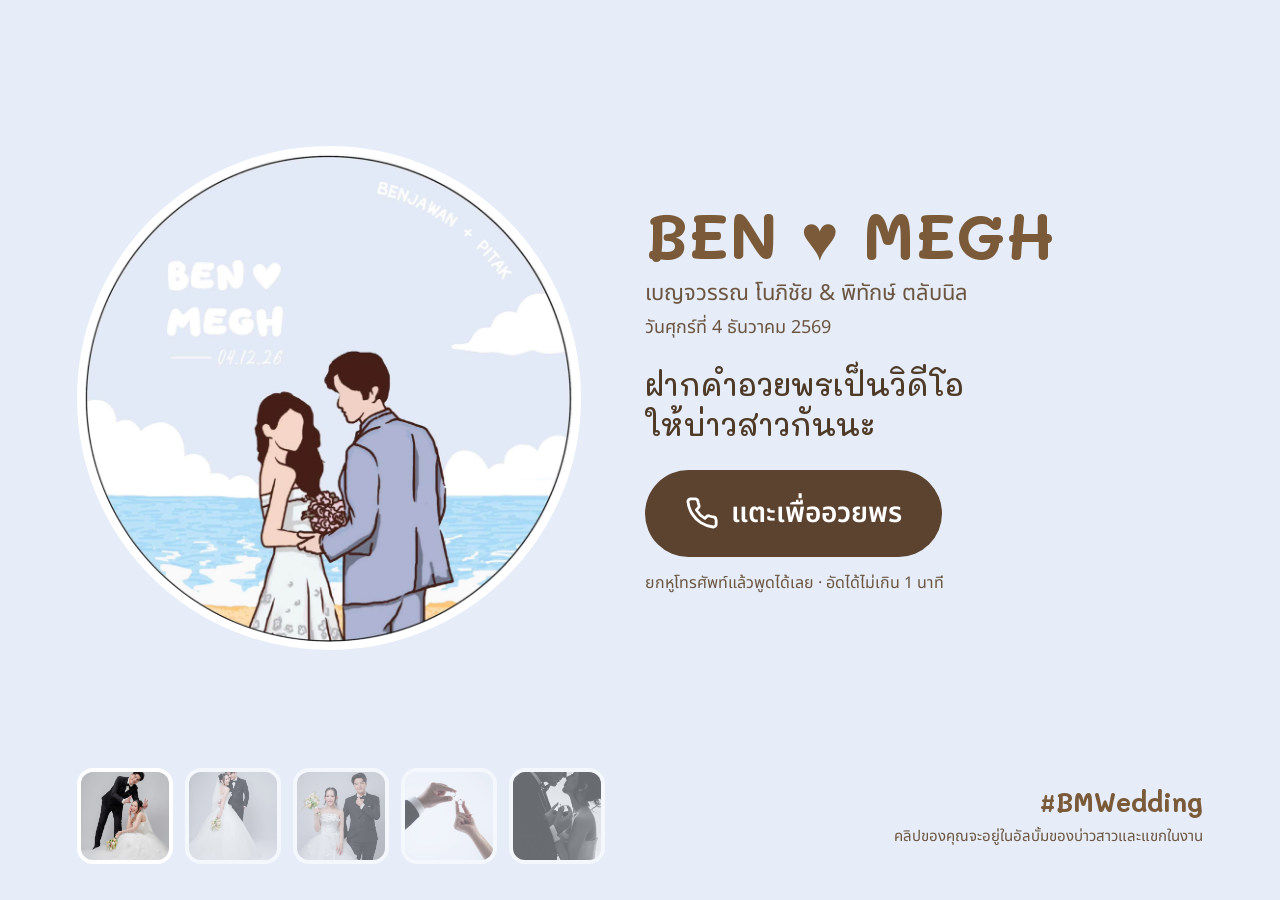
<file: index.html>
<!doctype html>
<html lang="th">
<head>
<meta charset="utf-8">
<meta name="viewport" content="width=device-width, initial-scale=1, viewport-fit=cover, user-scalable=no">
<meta name="apple-mobile-web-app-capable" content="yes">
<meta name="mobile-web-app-capable" content="yes">
<title>BEN ♥ MEGH — บูธอวยพร</title>

<link rel="stylesheet" href="css/fonts.css">
<link rel="stylesheet" href="css/style.css">
</head>
<body>
<div class="kiosk">

  <!-- K1 ต้อนรับ -->
  <section id="k1" class="screen k1">
    <div class="main">
      <img class="art" src="img/illustration.jpg" alt="ภาพการ์ตูนบ่าวสาว">
      <div>
        <h1 class="display brand" id="logo">BEN ♥ MEGH</h1>
        <p class="names muted">เบญจวรรณ โนภิชัย &amp; พิทักษ์ ตลับนิล</p>
        <p class="date muted">วันศุกร์ที่ 4 ธันวาคม 2569</p>
        <p class="lead display" style="font-weight:500">ฝากคำอวยพรเป็นวิดีโอ<br>ให้บ่าวสาวกันนะ</p>
        <button class="btn lg" id="btnStart" type="button">
          <svg width="34" height="34" viewBox="0 0 24 24" fill="none" stroke="currentColor" stroke-width="2" stroke-linecap="round" stroke-linejoin="round" aria-hidden="true"><path d="M22 16.9v3a2 2 0 0 1-2.2 2 19.8 19.8 0 0 1-8.6-3.1 19.5 19.5 0 0 1-6-6A19.8 19.8 0 0 1 2.1 4.2 2 2 0 0 1 4.1 2h3a2 2 0 0 1 2 1.7c.1.9.4 1.8.7 2.7a2 2 0 0 1-.5 2.1L8 9.8a16 16 0 0 0 6 6l1.3-1.3a2 2 0 0 1 2.1-.4c.9.3 1.8.6 2.7.7a2 2 0 0 1 1.7 2z"/></svg>
          แตะเพื่ออวยพร
        </button>
        <p class="muted" style="font-size:16px;margin:14px 0 0">ยกหูโทรศัพท์แล้วพูดได้เลย · อัดได้ไม่เกิน 1 นาที</p>
      </div>
    </div>
    <div class="foot">
      <div class="thumbs" id="thumbs">
        <img src="img/pre1.jpg" alt="" class="on"><img src="img/pre2.jpg" alt=""><img src="img/pre3.jpg" alt="">
        <img src="img/pre4.jpg" alt=""><img src="img/pre5.jpg" alt="">
      </div>
      <div style="text-align:right">
        <p class="display brand" style="margin:0;font-size:26px">#BMWedding</p>
        <p class="muted" style="margin:6px 0 0;font-size:15px">คลิปของคุณจะอยู่ในอัลบั้มของบ่าวสาวและแขกในงาน</p>
      </div>
    </div>
    <div class="queue-badge" id="queueBadge"></div>
  </section>

  <!-- K3 เตรียมกล้อง -->
  <section id="k3" class="screen split hidden">
    <div class="cam-wrap">
      <video id="previewK3" class="mirror" autoplay muted playsinline></video>
      <div class="face-guide"></div>
      <div class="pill" style="position:absolute;top:24px;left:24px">จัดหน้าให้อยู่ในกรอบ</div>
    </div>
    <div class="side">
      <div style="display:flex;flex-direction:column;gap:28px">
        <p class="display brand" style="margin:0;font-size:26px">BEN ♥ MEGH</p>
        <h2 style="font-size:40px">พร้อมอวยพรแล้ว</h2>
        <div class="steps">
          <div class="step"><i style="background:var(--pink)">1</i>ยกหูโทรศัพท์สีแดง</div>
          <div class="step"><i style="background:var(--yellow)">2</i>มองกล้องด้านบนจอ</div>
          <div class="step"><i style="background:var(--blue)">3</i>กดเริ่ม นับ 3 วิ แล้วพูดได้เลย</div>
        </div>
      </div>
      <div style="display:flex;flex-direction:column;gap:14px">
        <button class="btn lg" id="btnRecord" type="button"><span class="dot"></span>เริ่มอัด</button>
        <button class="btn outline" id="btnBack" type="button">ย้อนกลับ</button>
      </div>
    </div>
  </section>

  <!-- K4 นับถอยหลัง / กำลังอัด -->
  <section id="k4" class="screen k4 hidden">
    <video id="previewK4" class="mirror" autoplay muted playsinline></video>
    <div class="top">
      <div class="pill" id="recLabel"><span class="dot"></span> กำลังบันทึก</div>
      <div class="pill" id="recTime">0:00 / 1:00</div>
    </div>
    <div class="tag" style="right:32px;bottom:120px"><b>#BMWedding</b><small>04.12.26</small></div>
    <div class="count" id="countBox"><b id="countNum">3</b><p style="font-size:24px">ยกหูโทรศัพท์ แล้วมองกล้อง</p></div>
    <div class="bottom">
      <div style="flex:1;display:flex;flex-direction:column;gap:8px">
        <div class="bar"><div id="recBar"></div></div>
        <p style="margin:0;color:#fff">พูดใส่หูโทรศัพท์ได้เลย · หยุดเองเมื่อครบ 1 นาที</p>
      </div>
      <button class="btn outline" id="btnStop" type="button"><span class="dot" style="border-radius:4px"></span>จบการอวยพร</button>
    </div>
  </section>

  <!-- K5 ดูย้อนหลัง -->
  <section id="k5" class="screen split hidden">
    <div class="cam-wrap"><video id="review" playsinline controls></video></div>
    <div class="side">
      <div style="display:flex;flex-direction:column;gap:16px">
        <p class="display brand" style="margin:0;font-size:26px">BEN ♥ MEGH</p>
        <h2 style="font-size:40px">ดูคำอวยพร<br>ของคุณ</h2>
        <p style="font-size:20px;margin:0">ถ้าพอใจแล้ว กดส่งให้บ่าวสาวได้เลย</p>
      </div>
      <div style="display:flex;flex-direction:column;gap:14px">
        <button class="btn lg" id="btnSend" type="button">ส่งคำอวยพร</button>
        <button class="btn outline" id="btnRetake" type="button">อัดใหม่ (ได้อีก 1 ครั้ง)</button>
        <p class="muted hidden" id="retakeUsed" style="text-align:center;margin:0">ใช้สิทธิ์อัดใหม่ไปแล้ว</p>
      </div>
    </div>
  </section>

  <!-- K6 บันทึกแล้ว -->
  <section id="k6" class="screen center hidden">
    <img src="img/illustration.jpg" alt="" style="width:220px;height:220px;border-radius:50%;object-fit:cover;border:6px solid #fff">
    <svg width="72" height="72" viewBox="0 0 24 24" fill="none" stroke="#5B4330" stroke-width="2.2" stroke-linecap="round" stroke-linejoin="round" aria-hidden="true"><circle cx="12" cy="12" r="10"/><path d="m7.5 12.5 3 3 6-6.5"/></svg>
    <h1 class="display" style="font-size:52px;margin:0">บันทึกคำอวยพรแล้ว</h1>
  </section>

  <!-- K7 ขอบคุณ + QR -->
  <section id="k7" class="screen k7 hidden">
    <div style="flex:1;display:flex;flex-direction:column;gap:20px">
      <p class="display brand" style="margin:0;font-size:28px">BEN ♥ MEGH</p>
      <h1 class="display" style="margin:0;font-size:64px;line-height:1.15">ขอบคุณสำหรับ<br>คำอวยพรนะคะ</h1>
      <p id="k7Online" style="font-size:26px;line-height:1.5;margin:0">สแกน QR เพื่อดูคลิปของคุณ<br>และอัลบั้มคำอวยพรของทุกคน</p>
      <div id="k7Offline" class="hidden">
        <p style="font-size:26px;line-height:1.5;margin:0">คลิปของคุณบันทึกไว้แล้ว<br>จะขึ้นในอัลบั้มเมื่อส่งสำเร็จ</p>
        <p class="muted" style="font-size:18px;margin:8px 0 0">สแกน QR เพื่อเปิดอัลบั้มคำอวยพร</p>
      </div>
      <div style="display:flex;align-items:center;gap:16px;margin-top:16px">
        <button class="btn" id="btnDone" type="button" style="font-size:22px">เสร็จแล้ว</button>
        <p class="muted" style="font-size:18px;margin:0">กลับหน้าแรกใน <span id="k7Sec">15</span> วินาที</p>
      </div>
    </div>
    <div class="qr-box">
      <div id="qr" role="img" aria-label="QR โค้ด"></div>
      <p class="display brand" style="margin:0;font-size:22px">#BMWedding</p>
      <p style="margin:0;font-weight:600;font-size:18px" id="qrLabel">คลิปของคุณ + อัลบั้มรวม</p>
    </div>
  </section>

  <!-- ตั้งค่าเครื่อง: เปิดด้วย index.html?setup -->
  <div class="setup hidden" id="setup">
    <div class="card">
      <h2>ตั้งค่าบูธ</h2>
      <label for="micSel">ไมโครโฟน (เลือกหูโทรศัพท์)</label>
      <select id="micSel"></select>
      <label for="camSel">กล้อง</label>
      <select id="camSel"></select>
      <p class="muted" id="setupInfo" style="margin:0;font-size:14px"></p>
      <div style="display:flex;gap:10px;flex-wrap:wrap">
        <button class="btn" id="btnTestRec" type="button">ทดสอบอัด 5 วิ</button>
        <button class="btn outline" id="btnSaveSetup" type="button">บันทึกและปิด</button>
      </div>
      <video id="setupPreview" class="mirror hidden" autoplay muted playsinline style="width:100%;border-radius:12px"></video>
      <video id="testPlay" playsinline controls class="hidden" style="width:100%;border-radius:12px"></video>
    </div>
  </div>

</div>
<script src="vendor/qrcode.js"></script>
<script src="js/config.js"></script>
<script src="js/common.js"></script>
<script src="js/queue.js"></script>
<script src="js/kiosk.js"></script>
</body>
</html>
</file>
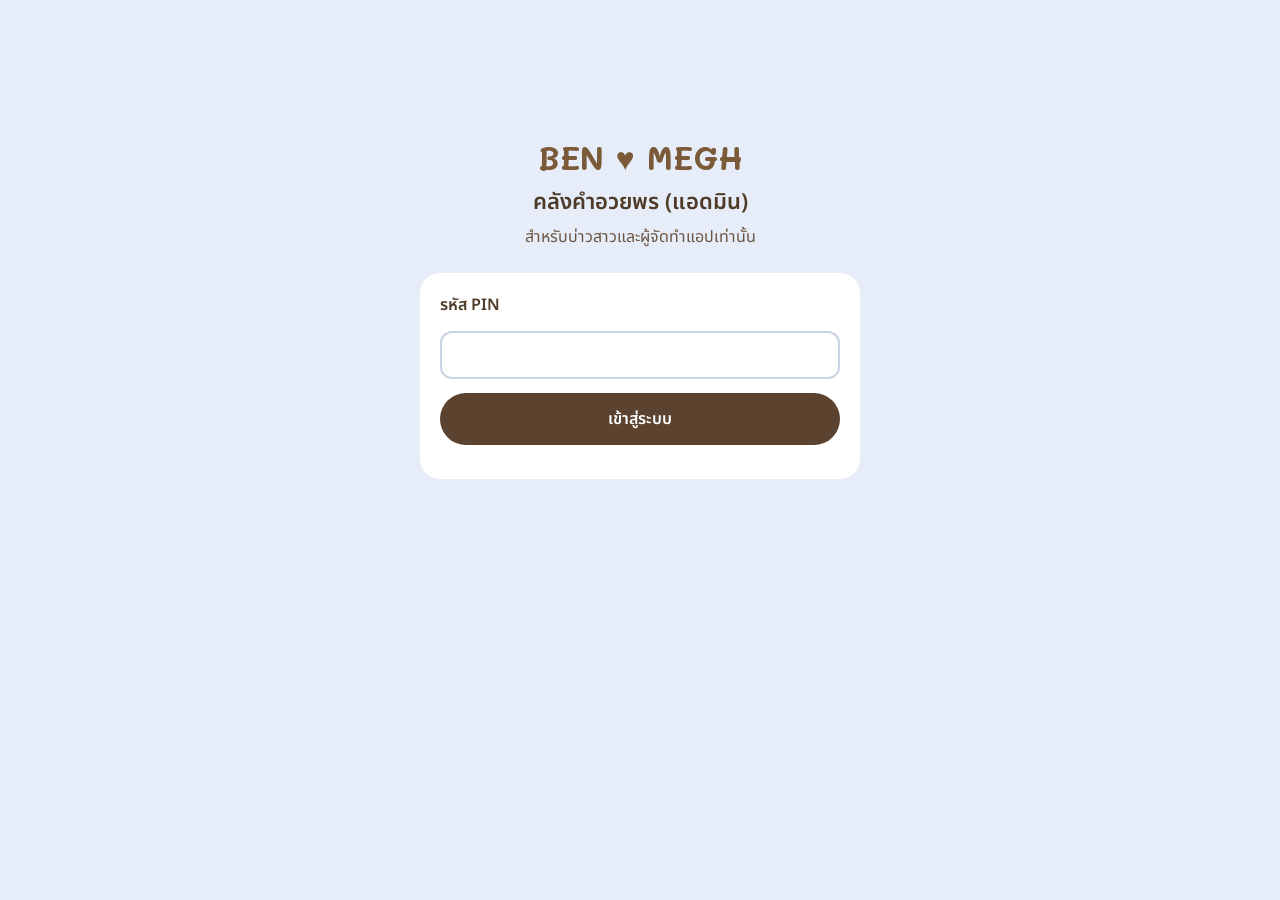
<file: admin.html>
<!doctype html>
<html lang="th">
<head>
<meta charset="utf-8">
<meta name="viewport" content="width=device-width, initial-scale=1">
<meta name="robots" content="noindex">
<title>แอดมิน — BEN ♥ MEGH</title>
<link rel="stylesheet" href="css/fonts.css">
<link rel="stylesheet" href="css/style.css">
</head>
<body>
<main class="mobile">
  <!-- A1 -->
  <section id="a1" style="display:flex;flex-direction:column;gap:24px;padding-top:12vh">
    <header>
      <p class="display brand">BEN ♥ MEGH</p>
      <h1 style="margin:8px 0 0;font-size:22px">คลังคำอวยพร (แอดมิน)</h1>
      <p class="muted" style="margin:6px 0 0">สำหรับบ่าวสาวและผู้จัดทำแอปเท่านั้น</p>
    </header>
    <form id="login" class="card" style="display:flex;flex-direction:column;gap:14px">
      <label for="pin" style="font-weight:600">รหัส PIN</label>
      <input id="pin" type="password" inputmode="numeric" autocomplete="current-password" required>
      <button class="btn" type="submit">เข้าสู่ระบบ</button>
      <p class="muted" id="loginErr" style="margin:0"></p>
    </form>
  </section>

  <!-- A2 -->
  <section id="a2" class="hidden" style="display:flex;flex-direction:column;gap:18px">
    <div style="display:flex;justify-content:space-between;align-items:center">
      <p class="display brand" style="margin:0;font-size:26px">BEN ♥ MEGH</p>
      <button class="btn outline" id="logout" type="button" style="padding:8px 16px">ออกจากระบบ</button>
    </div>
    <h1 style="margin:0;font-size:24px">คลังคำอวยพร</h1>
    <p class="muted" id="summary" style="margin:0"></p>
    <a class="btn" id="folderBtn" target="_blank" rel="noopener">ดาวน์โหลดทั้งหมด (เปิดโฟลเดอร์ Drive)</a>
    <div class="grid2">
      <a class="btn outline" id="folderBtn2" target="_blank" rel="noopener">เปิดโฟลเดอร์ Drive</a>
      <a class="btn outline" id="sheetBtn" target="_blank" rel="noopener">เปิด Google Sheet</a>
    </div>
    <div id="list" style="display:flex;flex-direction:column;gap:10px"></div>
    <!-- ข้อ 70: รูปจากแขก -->
    <h2 style="margin:12px 0 0;font-size:22px">รูปจากแขก</h2>
    <p class="muted" id="photoSummary" style="margin:0"></p>
    <div id="photoList" style="display:flex;flex-direction:column;gap:10px"></div>
  </section>
</main>
<script src="js/config.js"></script>
<script src="js/common.js"></script>
<script>
(function () {
  const $ = id => document.getElementById(id);
  const LABEL = { ready: ['พร้อมดู', 'var(--sage)'], hidden: ['ซ่อนอยู่', '#E3E6EC'], pending: ['ยังไม่มีไฟล์ / กำลังอัปโหลด', 'var(--yellow)'] };
  let pin = sessionStorage.getItem('pin') || '';

  async function call(op, id) {
    return App.apiPost({ action: 'admin', pin, op, id });
  }

  async function load() {
    const r = await call('list');
    if (!r.ok) {
      sessionStorage.removeItem('pin');
      $('a2').classList.add('hidden'); $('a1').classList.remove('hidden');
      $('loginErr').textContent = r.error === 'locked' ? 'ใส่ PIN ผิดหลายครั้ง รอ 10 นาที' : 'PIN ไม่ถูกต้อง';
      return;
    }
    sessionStorage.setItem('pin', pin);
    $('a1').classList.add('hidden'); $('a2').classList.remove('hidden');
    ['folderBtn', 'folderBtn2'].forEach(b => $(b).href = r.folderUrl);
    loadPhotos(); // ข้อ 70
    $('sheetBtn').href = r.sheetUrl;
    const pend = r.items.filter(i => i.status === 'pending').length;
    $('summary').textContent = 'ทั้งหมด ' + r.items.length + ' รายการ · ยังไม่มีไฟล์ ' + pend;
    const list = $('list'); list.innerHTML = '';
    r.items.forEach(it => {
      const [txt, bg] = LABEL[it.status];
      const when = it.createdAt ? new Date(it.createdAt).toLocaleString('th-TH', { dateStyle: 'short', timeStyle: 'short' }) : '';
      const badge = App.el('span', { text: txt, style: 'align-self:flex-start;font-size:13px;font-weight:600;padding:2px 10px;border-radius:999px;background:' + bg });
      const actions = App.el('div', { style: 'display:flex;gap:6px;flex-wrap:wrap' });
      if (it.status !== 'pending') {
        actions.appendChild(App.el('button', { class: 'btn outline', type: 'button', style: 'padding:6px 14px',
          text: it.status === 'hidden' ? 'แสดง' : 'ซ่อน',
          onclick: async () => { await call(it.status === 'hidden' ? 'unhide' : 'hide', it.id); load(); } }));
        actions.appendChild(App.el('a', { class: 'btn outline', style: 'padding:6px 14px', href: it.downloadUrl, target: '_blank', rel: 'noopener', text: 'ดาวน์โหลด' }));
        actions.appendChild(App.el('a', { class: 'btn outline', style: 'padding:6px 14px', href: it.viewUrl, target: '_blank', rel: 'noopener', text: 'ดู' }));
      }
      actions.appendChild(App.el('button', { class: 'btn outline', type: 'button', style: 'padding:6px 14px;color:#A3322F;border-color:#A3322F', text: 'ลบ',
        onclick: async () => { if (confirm('ลบคลิปนี้? ไฟล์จะไปอยู่ในถังขยะ Drive (กู้คืนได้ 30 วัน)')) { await call('delete', it.id); load(); } } }));
      const body = App.el('div', { style: 'display:flex;flex-direction:column;gap:6px' }, [
        App.el('p', { style: 'margin:0;font-weight:600', text: when + (it.duration ? ' · ' + App.fmtTime(it.duration) : '') }),
        badge
      ]);
      // ข้อ 58: คำอวยพร (ถ้ามี) + รูปตัวอย่างคลิป (ดึง ID จาก viewUrl ไม่ต้องแก้ Apps Script)
      if (it.message) body.appendChild(App.el('p', { style: 'margin:0;white-space:pre-line;word-break:break-word', text: '“' + it.message + '”' }));
      body.appendChild(actions);
      const m = String(it.viewUrl || '').match(/\/file\/d\/([\w-]+)/);
      const thumb = m
        ? App.el('a', { href: it.viewUrl, target: '_blank', rel: 'noopener', style: 'flex:0 0 160px;height:90px;border-radius:10px;overflow:hidden;background:#000;display:block' },
            [App.el('img', { src: 'https://drive.google.com/thumbnail?id=' + m[1] + '&sz=w320', alt: 'ตัวอย่างคลิป', loading: 'lazy', style: 'width:100%;height:100%;object-fit:cover;display:block' })])
        : App.el('div', { style: 'flex:0 0 160px;height:90px;border-radius:10px;background:#ddd;display:flex;align-items:center;justify-content:center;font-size:13px', text: 'ยังไม่มีไฟล์' });
      body.style.flex = '1'; body.style.minWidth = '0';
      list.appendChild(App.el('div', { class: 'card', style: 'padding:14px;display:flex;gap:14px;align-items:flex-start;flex-wrap:wrap' }, [thumb, body]));
    });
  }

  // ---------- ข้อ 70: รูปจากแขก ----------
  async function loadPhotos() {
    const r = await App.apiPost({ action: 'admin', pin, op: 'photo_list' });
    if (!r.ok) { $('photoSummary').textContent = 'โหลดรูปไม่ได้'; return; }
    $('photoSummary').textContent = 'ทั้งหมด ' + r.items.length + ' รูป · ซ่อนอยู่ ' + r.items.filter(i => i.hidden).length;
    const list = $('photoList'); list.innerHTML = '';
    r.items.forEach(it => {
      const op = (o, extra) => App.apiPost(Object.assign({ action: 'admin', pin, op: o, id: it.id }, extra || {}));
      const when = it.createdAt ? new Date(it.createdAt).toLocaleString('th-TH', { dateStyle: 'short', timeStyle: 'short' }) : '';
      const cap = App.el('input', { type: 'text', maxlength: '100', 'aria-label': 'คำบรรยายรูป', style: 'min-height:44px;padding:6px 10px;border:1px solid var(--line);border-radius:10px;font:inherit;width:100%;box-sizing:border-box' });
      cap.value = it.caption;
      const actions = App.el('div', { style: 'display:flex;gap:6px;flex-wrap:wrap' }, [
        App.el('button', { class: 'btn outline', type: 'button', style: 'padding:6px 14px', text: 'บันทึกคำบรรยาย',
          onclick: async () => { await op('photo_caption', { caption: cap.value }); loadPhotos(); } }),
        App.el('button', { class: 'btn outline', type: 'button', style: 'padding:6px 14px', text: it.hidden ? 'แสดง' : 'ซ่อน',
          onclick: async () => { await op(it.hidden ? 'photo_unhide' : 'photo_hide'); loadPhotos(); } }),
        App.el('button', { class: 'btn outline', type: 'button', style: 'padding:6px 14px;color:#A3322F;border-color:#A3322F', text: 'ลบ',
          onclick: async () => { if (confirm('ลบรูปนี้? ไฟล์จะไปอยู่ในถังขยะ Drive (กู้คืนได้ 30 วัน) และเครื่องนั้นจะส่งรูปใหม่ไม่ได้')) { await op('photo_delete'); loadPhotos(); } } })
      ]);
      const body = App.el('div', { style: 'flex:1;min-width:0;display:flex;flex-direction:column;gap:6px' }, [
        App.el('p', { style: 'margin:0;font-weight:600', text: when }),
        App.el('span', { text: it.hidden ? 'ซ่อนอยู่' : 'แสดงอยู่', style: 'align-self:flex-start;font-size:13px;font-weight:600;padding:2px 10px;border-radius:999px;background:' + (it.hidden ? '#E3E6EC' : 'var(--sage)') }),
        cap, actions
      ]);
      const thumb = App.el('a', { href: it.viewUrl, target: '_blank', rel: 'noopener', style: 'flex:0 0 120px;height:120px;border-radius:10px;overflow:hidden;background:#ddd;display:block' },
        [App.el('img', { src: it.thumbUrl, alt: 'รูปจากแขก', loading: 'lazy', style: 'width:100%;height:100%;object-fit:cover;display:block' })]);
      list.appendChild(App.el('div', { class: 'card', style: 'padding:14px;display:flex;gap:14px;align-items:flex-start;flex-wrap:wrap' }, [thumb, body]));
    });
  }

  $('login').addEventListener('submit', e => { e.preventDefault(); pin = $('pin').value; load(); });
  $('logout').addEventListener('click', () => { sessionStorage.removeItem('pin'); location.reload(); });
  if (pin) load();
})();
</script>
</body>
</html>
</file>
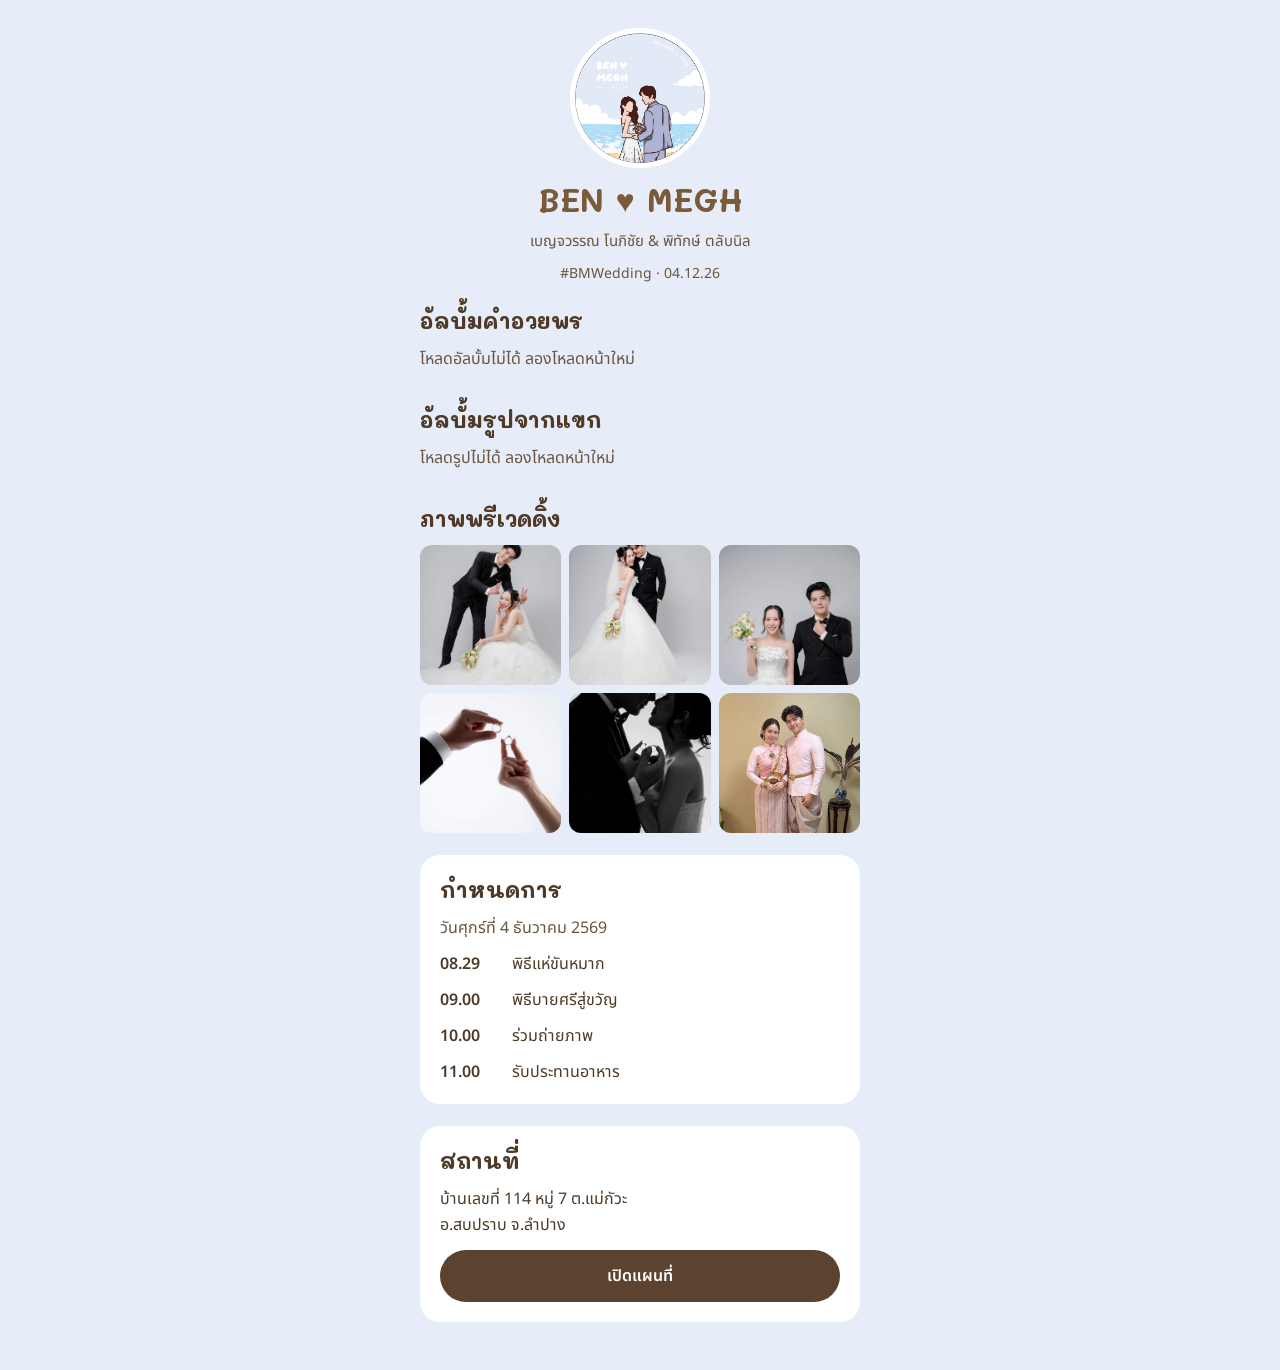
<file: album.html>
<!doctype html>
<html lang="th">
<head>
<meta charset="utf-8">
<meta name="viewport" content="width=device-width, initial-scale=1">
<title>อัลบั้มคำอวยพร — BEN ♥ MEGH</title>
<link rel="stylesheet" href="css/fonts.css">
<link rel="stylesheet" href="css/style.css">
</head>
<body>
<main class="mobile">
  <header style="display:flex;flex-direction:column;align-items:center;gap:10px">
    <img src="img/illustration.jpg" alt="ภาพการ์ตูนบ่าวสาว" style="width:140px;height:140px;border-radius:50%;object-fit:cover;border:5px solid #fff">
    <p class="display brand">BEN ♥ MEGH</p>
    <p class="muted" style="margin:0;font-size:15px">เบญจวรรณ โนภิชัย &amp; พิทักษ์ ตลับนิล</p>
    <p class="muted" style="margin:0;font-size:14px">#BMWedding · 04.12.26</p>
  </header>

  <section style="display:flex;flex-direction:column;gap:12px">
    <h2>อัลบั้มคำอวยพร</h2>
    <p class="muted" id="albumState" style="margin:0">กำลังโหลด…</p>
    <div class="grid2" id="grid"></div>
  </section>

  <!-- ข้อ 70: อัลบั้มรูปจากแขก (คนละ 1 รูป 1 ครั้ง ต่อเครื่อง) -->
  <section style="display:flex;flex-direction:column;gap:12px">
    <h2>อัลบั้มรูปจากแขก</h2>
    <p class="muted" id="photoState" style="margin:0">กำลังโหลด…</p>
    <form id="photoForm" class="card hidden" style="display:flex;flex-direction:column;gap:10px">
      <label for="photoFile" class="display brand" style="font-size:18px">ส่งรูปของคุณ (ได้ 1 รูป)</label>
      <input id="photoFile" type="file" accept="image/*">
      <img id="photoPreview" alt="ตัวอย่างรูปที่เลือก" class="hidden" style="width:100%;max-height:320px;object-fit:contain;border-radius:12px;background:#fff">
      <label for="photoCaption" class="muted" style="font-size:14px">คำบรรยาย (ไม่บังคับ)</label>
      <input id="photoCaption" type="text" maxlength="100" placeholder="เช่น ยินดีด้วยนะ" style="min-height:44px;padding:8px 12px;border:1px solid var(--line);border-radius:12px;font:inherit">
      <p class="muted" style="margin:0;font-size:13px">ส่งแล้วแก้ไขหรือส่งรูปใหม่ไม่ได้</p>
      <div style="display:flex;align-items:center;justify-content:space-between;gap:10px">
        <span class="muted" id="photoMsg" style="font-size:14px"></span>
        <button class="btn" type="submit" id="photoSend" disabled>ส่งรูป</button>
      </div>
    </form>
    <p id="photoDone" class="card hidden" style="margin:0;text-align:center;line-height:1.6"><b class="brand">♥ ส่งรูปแล้ว</b><br>ขอบคุณที่ร่วมแบ่งปันความทรงจำนะคะ</p>
    <div class="grid3" id="photoGrid"></div>
  </section>

  <section style="display:flex;flex-direction:column;gap:12px">
    <h2>ภาพพรีเวดดิ้ง</h2>
    <div class="grid3">
      <img src="img/pre1.jpg" alt="รูปพรีเวดดิ้ง"><img src="img/pre2.jpg" alt="รูปพรีเวดดิ้ง">
      <img src="img/pre3.jpg" alt="รูปพรีเวดดิ้ง" style="object-position:top"><img src="img/pre4.jpg" alt="รูปแหวน">
      <img src="img/pre5.jpg" alt="รูปขาวดำ"><img src="img/pre6.jpg" alt="รูปชุดไทย" style="object-position:top">
    </div>
  </section>

  <section class="card" style="display:flex;flex-direction:column;gap:12px">
    <h2>กำหนดการ</h2>
    <p class="muted" style="margin:0">วันศุกร์ที่ 4 ธันวาคม 2569</p>
    <div class="row"><b>08.29</b><span>พิธีแห่ขันหมาก</span></div>
    <div class="row"><b>09.00</b><span>พิธีบายศรีสู่ขวัญ</span></div>
    <div class="row"><b>10.00</b><span>ร่วมถ่ายภาพ</span></div>
    <div class="row"><b>11.00</b><span>รับประทานอาหาร</span></div>
  </section>

  <section class="card" style="display:flex;flex-direction:column;gap:12px">
    <h2>สถานที่</h2>
    <p style="margin:0;line-height:1.6">บ้านเลขที่ 114 หมู่ 7 ต.แม่กัวะ<br>อ.สบปราบ จ.ลำปาง</p>
    <a class="btn" id="mapBtn" target="_blank" rel="noopener">เปิดแผนที่</a>
  </section>
</main>

<div class="modal hidden" id="modal" role="dialog" aria-modal="true" aria-label="เล่นคำอวยพร">
  <div class="inner">
    <div class="ratio"><iframe id="modalPlayer" allow="autoplay" allowfullscreen title="คลิปคำอวยพร"></iframe></div>
    <p id="modalMsg" class="msg" style="color:#fff;font-size:16px"></p>
    <a class="btn outline" id="modalFull" href="#" target="_blank" rel="noopener">ดูเต็มจอ</a>
    <a class="btn" id="modalEdit" href="#">แก้ไข/เพิ่มคำอวยพร</a>
    <button class="btn outline" id="modalClose" type="button">ปิด</button>
  </div>
</div>

<script src="js/config.js"></script>
<script src="js/common.js"></script>
<script>
(function () {
  const C = window.APP_CONFIG, $ = id => document.getElementById(id);
  if (C.MAP_URL) $('mapBtn').href = C.MAP_URL;
  else { $('mapBtn').removeAttribute('href'); $('mapBtn').textContent = 'รอลิงก์แผนที่'; $('mapBtn').classList.add('outline'); }

  function open(item) {
    $('modalPlayer').src = item.previewUrl;
    $('modalMsg').textContent = item.message || '';
    $('modalFull').href = String(item.previewUrl).replace(/\/preview$/, '/view'); // ข้อ 69: เปิดในหน้า Drive เต็มจอ
    // ข้อ 60: ไปหน้าแขกของคลิปนี้เพื่อแก้ไข/เพิ่มคำอวยพร
    $('modalEdit').href = App.guestUrl(item.token); $('modalEdit').classList.toggle('hidden', !item.token);
    $('modal').classList.remove('hidden');
  }
  $('modalClose').addEventListener('click', () => { $('modalPlayer').src = 'about:blank'; $('modal').classList.add('hidden'); });

  async function load() {
    try {
      const r = await App.apiGet({ action: 'album' });
      if (!r.ok) { $('albumState').textContent = r.error === 'expired' ? 'อัลบั้มปิดแล้ว ขอบคุณที่ร่วมอวยพรนะคะ' : 'โหลดอัลบั้มไม่ได้'; return; }
      $('albumState').textContent = r.items.length ? ('ทั้งหมด ' + r.items.length + ' คลิป') : 'ยังไม่มีคลิป';
      const grid = $('grid'); grid.innerHTML = '';
      r.items.forEach((it, i) => {
        const tile = App.el('button', { class: 'tile', type: 'button', 'aria-label': 'เล่นคำอวยพร', onclick: () => open(it) }, [
          App.el('span', { text: App.fmtTime(it.duration) })
        ]);
        tile.style.backgroundImage = 'url("' + it.thumbUrl + '")';
        tile.insertAdjacentHTML('afterbegin', '<svg width="28" height="28" viewBox="0 0 24 24" fill="#fff" aria-hidden="true"><path d="M8 5v14l11-7z"/></svg>');
        const wrap = App.el('div', {}, [tile]);
        if (it.message) wrap.appendChild(App.el('p', { class: 'msg', text: it.message }));
        grid.appendChild(wrap);
      });
    } catch (e) { $('albumState').textContent = 'โหลดอัลบั้มไม่ได้ ลองโหลดหน้าใหม่'; }
  }
  load();

  // ---------- ข้อ 70: รูปจากแขก ----------
  function deviceId() { // รหัสเครื่องสุ่ม เก็บในเบราว์เซอร์ (ไม่ใช่ข้อมูลส่วนตัว)
    try {
      let d = localStorage.getItem('bm_device');
      if (!d) { d = (crypto.randomUUID ? crypto.randomUUID() : String(Date.now()) + '-' + Math.random().toString(36).slice(2)); localStorage.setItem('bm_device', d); }
      return d;
    } catch (e) { return ''; }
  }
  const DEV = deviceId();
  let photoBlob = null;

  function showDone() { $('photoForm').classList.add('hidden'); $('photoDone').classList.remove('hidden'); }

  async function loadPhotos() {
    try {
      const r = await App.apiGet({ action: 'photos', d: DEV });
      if (!r.ok) { $('photoState').textContent = 'โหลดรูปไม่ได้'; return; }
      $('photoState').textContent = r.items.length ? ('ทั้งหมด ' + r.items.length + ' รูป') : 'ยังไม่มีรูป ส่งรูปแรกได้เลย';
      if (r.mine) $('photoForm').classList.add('hidden'); // ข้อ 71: ส่งแล้ว -> ไม่มีฟอร์ม ไม่มีกล่อง (กล่องขึ้นเฉพาะตอนส่งเสร็จ)
      else if (r.editable && DEV) $('photoForm').classList.remove('hidden');
      const g = $('photoGrid'); g.innerHTML = '';
      r.items.forEach(it => {
        const a = App.el('a', { href: it.viewUrl, target: '_blank', rel: 'noopener', style: 'display:flex;flex-direction:column;gap:4px;color:inherit;text-decoration:none' }, [
          App.el('img', { src: it.thumbUrl, alt: it.caption || 'รูปจากแขก', loading: 'lazy' })
        ]);
        if (it.caption) a.appendChild(App.el('span', { class: 'muted', style: 'font-size:13px;word-break:break-word', text: it.caption }));
        g.appendChild(a);
      });
    } catch (e) { $('photoState').textContent = 'โหลดรูปไม่ได้ ลองโหลดหน้าใหม่'; }
  }

  // ย่อด้านยาวเหลือ 2048 px แล้วเป็น JPEG (ผู้ใช้เลือกในข้อ 70)
  function shrink(file) {
    return new Promise((res, rej) => {
      const url = URL.createObjectURL(file), img = new Image();
      img.onload = () => {
        const k = Math.min(1, 2048 / Math.max(img.naturalWidth, img.naturalHeight));
        const c = document.createElement('canvas');
        c.width = Math.round(img.naturalWidth * k); c.height = Math.round(img.naturalHeight * k);
        c.getContext('2d').drawImage(img, 0, 0, c.width, c.height);
        URL.revokeObjectURL(url);
        c.toBlob(b => b ? res(b) : rej(new Error('encode')), 'image/jpeg', 0.85);
      };
      img.onerror = () => { URL.revokeObjectURL(url); rej(new Error('decode')); };
      img.src = url;
    });
  }
  function toB64(blob) {
    return new Promise((res, rej) => { const fr = new FileReader();
      fr.onload = () => { const s = String(fr.result); res(s.slice(s.indexOf('base64,') + 7)); };
      fr.onerror = () => rej(fr.error); fr.readAsDataURL(blob); });
  }

  $('photoFile').addEventListener('change', async () => {
    const f = $('photoFile').files[0]; photoBlob = null; $('photoSend').disabled = true;
    if (!f) return;
    $('photoMsg').textContent = 'กำลังเตรียมรูป…';
    try {
      photoBlob = await shrink(f);
      $('photoPreview').src = URL.createObjectURL(photoBlob); $('photoPreview').classList.remove('hidden');
      $('photoMsg').textContent = ''; $('photoSend').disabled = false;
    } catch (e) { $('photoMsg').textContent = 'เปิดรูปนี้ไม่ได้ ลองเลือกรูปอื่น'; }
  });

  $('photoForm').addEventListener('submit', async e => {
    e.preventDefault();
    if (!photoBlob) return;
    $('photoSend').disabled = true; $('photoMsg').textContent = 'กำลังส่ง…';
    try {
      const r = await App.apiPost({ action: 'photo', device: DEV, mime: 'image/jpeg',
        caption: $('photoCaption').value, data: await toB64(photoBlob) });
      if (r.ok || r.error === 'already') { showDone(); loadPhotos(); return; }
      $('photoMsg').textContent = r.error === 'expired' ? 'ปิดรับรูปแล้ว' : 'ส่งไม่สำเร็จ ลองอีกครั้ง';
    } catch (err) { $('photoMsg').textContent = 'ส่งไม่สำเร็จ ลองอีกครั้ง'; }
    $('photoSend').disabled = false;
  });

  loadPhotos();
})();
</script>
</body>
</html>
</file>
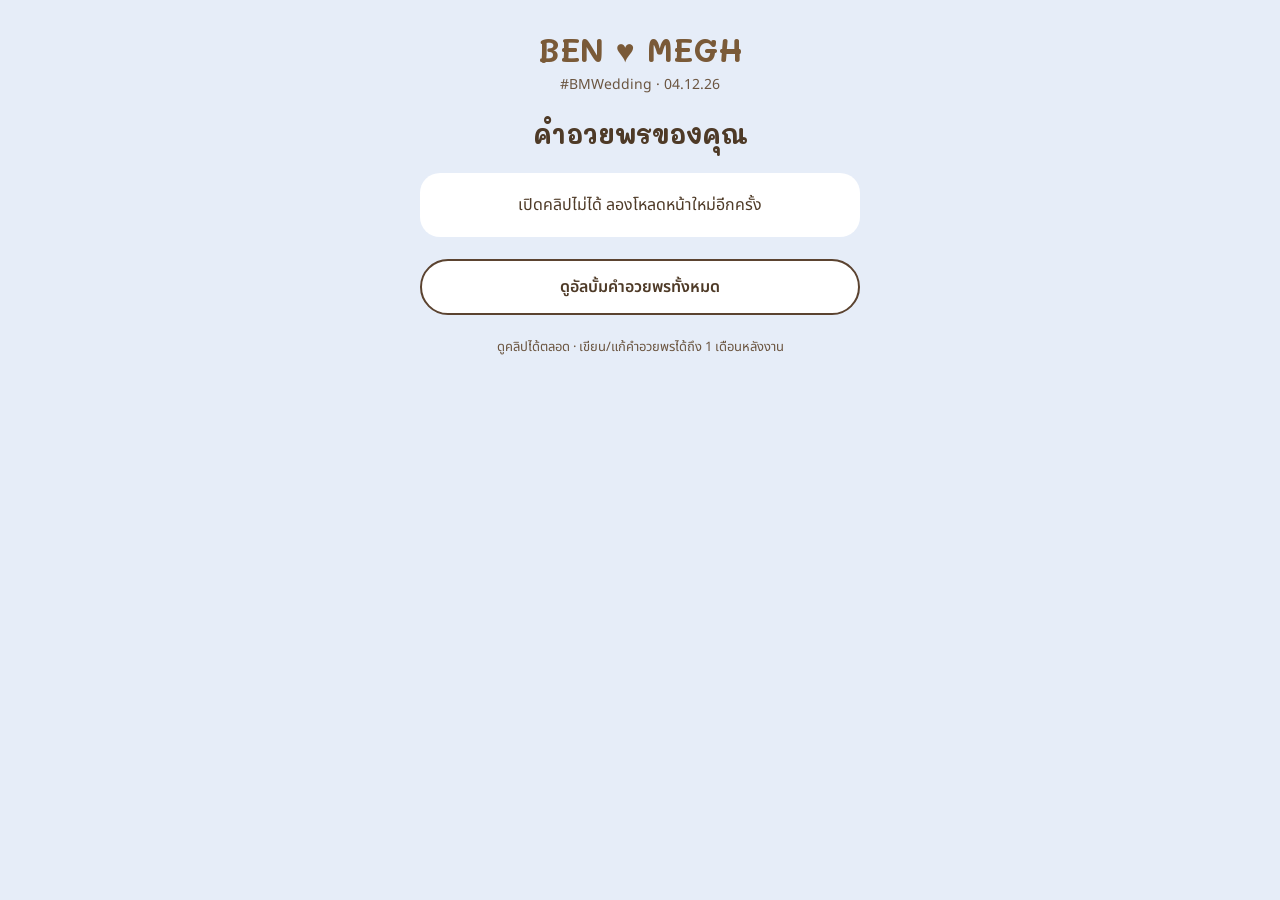
<file: guest.html>
<!doctype html>
<html lang="th">
<head>
<meta charset="utf-8">
<meta name="viewport" content="width=device-width, initial-scale=1">
<title>คำอวยพรของคุณ — BEN ♥ MEGH</title>
<link rel="stylesheet" href="css/fonts.css">
<link rel="stylesheet" href="css/style.css">
</head>
<body>
<main class="mobile">
  <header>
    <p class="display brand">BEN ♥ MEGH</p>
    <p class="muted" style="margin:4px 0 0;font-size:14px">#BMWedding · 04.12.26</p>
  </header>
  <h1 class="display" style="margin:0;font-size:26px;text-align:center">คำอวยพรของคุณ</h1>

  <div id="loading" class="card" style="text-align:center">กำลังโหลด…</div>

  <div id="ready" class="hidden" style="display:flex;flex-direction:column;gap:12px">
    <div class="ratio"><iframe id="player" allow="autoplay" allowfullscreen title="คลิปคำอวยพร"></iframe></div>
    <p class="muted" style="margin:0;font-size:13px">ถ้าขึ้นว่าวิดีโอกำลังประมวลผล รอสักครู่แล้วโหลดหน้าใหม่</p>
    <a class="btn" id="download" target="_blank" rel="noopener">ดาวน์โหลดคลิป</a>
  </div>

  <div id="pending" class="card hidden" style="text-align:center">
    <p style="margin:0;font-size:18px;font-weight:600">คลิปกำลังอัปโหลด</p>
    <p class="muted" style="margin:8px 0 0">หน้านี้จะลองใหม่เองทุก 15 วินาที</p>
  </div>

  <div id="unavailable" class="card hidden" style="text-align:center">คลิปนี้ไม่ได้แสดงแล้ว</div>
  <div id="expired" class="card hidden" style="text-align:center">อัลบั้มปิดแล้ว ขอบคุณที่ร่วมอวยพรนะคะ</div>
  <div id="error" class="card hidden" style="text-align:center">เปิดคลิปไม่ได้ ลองโหลดหน้าใหม่อีกครั้ง</div>

  <form id="msgForm" class="card hidden" style="display:flex;flex-direction:column;gap:10px">
    <label for="wish" class="display brand" style="font-size:20px">เขียนคำอวยพรถึงบ่าวสาว</label>
    <p class="muted" style="margin:0;font-size:14px">ไม่บังคับ · แสดงคู่กับคลิปของคุณในอัลบั้ม และบนจอใหญ่ในงาน</p>
    <textarea id="wish" rows="4" maxlength="500" placeholder="พิมพ์คำอวยพรที่นี่"></textarea>
    <div style="display:flex;align-items:center;justify-content:space-between;gap:10px">
      <span class="muted" id="msgState" style="font-size:14px"></span>
      <button class="btn" type="submit" id="msgSave">บันทึกคำอวยพร</button>
    </div>
  </form>

  <!-- ข้อ 66: หลังปิดรับคำอวยพร แสดงคำอวยพรแบบอ่านอย่างเดียว -->
  <div id="closed" class="card hidden" style="display:flex;flex-direction:column;gap:8px;text-align:center">
    <p class="display brand" style="margin:0;font-size:20px">คำอวยพรของคุณ</p>
    <p id="closedText" style="margin:0;white-space:pre-line;word-break:break-word"></p>
    <p class="muted" style="margin:0;font-size:14px">ปิดรับการเขียน/แก้คำอวยพรแล้ว ขอบคุณที่ร่วมอวยพรนะคะ</p>
  </div>

  <!-- ข้อ 59: หลังบันทึกสำเร็จ แทนที่ฟอร์มด้วยข้อความขอบคุณ -->
  <div id="thanks" class="card hidden" style="display:flex;flex-direction:column;gap:10px;align-items:center;text-align:center">
    <div class="brand" style="font-size:40px;line-height:1">♥</div>
    <p class="display brand" style="margin:0;font-size:20px">บันทึกแล้ว คำอวยพรจะขึ้นในอัลบั้มและจอใหญ่ในงาน</p>
    <p id="thanksText" style="margin:0;white-space:pre-line;word-break:break-word"></p>
    <button class="btn outline" type="button" id="editWish">แก้ไขคำอวยพร</button>
  </div>

  <a class="btn outline" href="album.html">ดูอัลบั้มคำอวยพรทั้งหมด</a>
  <p class="muted" style="margin:0;font-size:13px;text-align:center">ดูคลิปได้ตลอด · เขียน/แก้คำอวยพรได้ถึง 1 เดือนหลังงาน</p>
</main>
<script src="js/config.js"></script>
<script src="js/common.js"></script>
<script>
(function () {
  const $ = id => document.getElementById(id);
  const token = new URLSearchParams(location.search).get('t') || '';
  const boxes = ['loading', 'ready', 'pending', 'unavailable', 'expired', 'error'];
  let retry = null, filled = false, thanked = false;
  function only(id) { boxes.forEach(b => $(b).classList.toggle('hidden', b !== id)); }

  async function load() {
    try {
      const r = await App.apiGet({ action: 'clip', t: token });
      if (!r.ok) { only(r.error === 'expired' ? 'expired' : 'error'); $('msgForm').classList.add('hidden'); return; }
      if (r.editable === false) { // ข้อ 66
        $('msgForm').classList.add('hidden'); $('thanks').classList.add('hidden');
        const m = String(r.message || '').trim();
        $('closedText').textContent = m ? '“' + m + '”' : 'ไม่ได้เขียนคำอวยพรไว้';
        $('closed').classList.remove('hidden');
      } else if (!thanked) $('msgForm').classList.remove('hidden');
      if (!filled) { $('wish').value = r.message || ''; filled = true; }
      if (r.status === 'ready') {
        clearInterval(retry);
        if ($('player').src !== r.previewUrl) $('player').src = r.previewUrl;
        $('download').href = r.downloadUrl;
        only('ready');
      } else if (r.status === 'hidden') {
        clearInterval(retry); only('unavailable');
      } else {
        only('pending');
        if (!retry) retry = setInterval(load, 15000);
      }
    } catch (e) { only('error'); }
  }

  $('msgForm').addEventListener('submit', async e => {
    e.preventDefault();
    $('msgSave').disabled = true; $('msgState').textContent = 'กำลังบันทึก…';
    try {
      const r = await App.apiPost({ action: 'message', token, text: $('wish').value });
      $('msgState').textContent = r.ok ? '' : (r.error === 'expired' ? 'อัลบั้มปิดแล้ว' : 'บันทึกไม่สำเร็จ ลองอีกครั้ง');
      if (r.ok) {
        const t = $('wish').value.trim();
        $('thanksText').textContent = t ? '“' + t + '”' : '';
        thanked = true; $('msgForm').classList.add('hidden'); $('thanks').classList.remove('hidden');
      }
    } catch (err) { $('msgState').textContent = 'บันทึกไม่สำเร็จ ลองอีกครั้ง'; }
    $('msgSave').disabled = false;
  });

  $('editWish').addEventListener('click', () => {
    thanked = false; $('thanks').classList.add('hidden'); $('msgForm').classList.remove('hidden'); $('wish').focus();
  });

  load();
})();
</script>
</body>
</html>
</file>
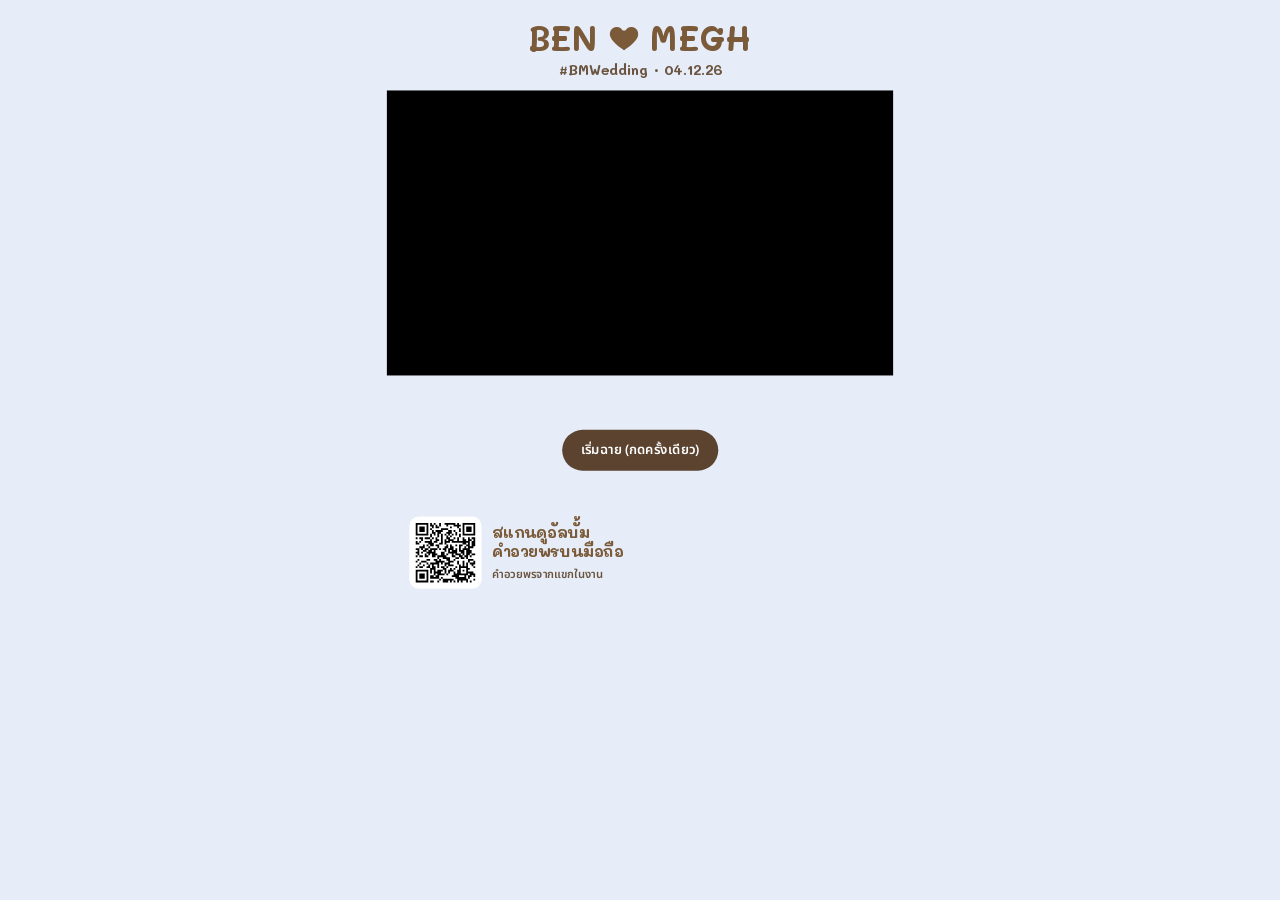
<file: screen.html>
<!doctype html>
<html lang="th">
<head>
<meta charset="utf-8">
<meta name="viewport" content="width=device-width, initial-scale=1">
<title>จอใหญ่ — BEN ♥ MEGH</title>
<link rel="stylesheet" href="css/fonts.css">
<link rel="stylesheet" href="css/style.css">
<style>
  /* ข้อ 67: จอแนวตั้ง 1080x1920 · ออกแบบที่ 1080x1920 แล้วย่อ/ขยายให้พอดีหน้าต่าง */
  html, body { margin: 0; height: 100%; overflow: hidden; background: var(--bg); }
  #stage { position: absolute; left: 50%; top: 0; width: 1080px; height: 1920px; transform-origin: top center; background: var(--bg); }
  #content { position: absolute; left: 0; right: 0; top: 0; display: flex; flex-direction: column; align-items: center; }
  .s-logo { margin-top: 44px; font-family: Mali, sans-serif; font-weight: 700; color: var(--brand); font-size: 72px; line-height: 1; display: flex; align-items: center; gap: 20px; }
  .s-tag { margin: 12px 0 0; font-family: Mali, sans-serif; font-weight: 700; color: var(--muted); font-size: 30px; }
  .s-video { margin-top: 26px; width: 1080px; height: 608px; background: #000; position: relative; }
  .s-video iframe { width: 100%; height: 100%; border: 0; display: block; }
  .s-new { position: absolute; left: 24px; top: 20px; background: #E5484D; color: #fff; font-family: Mali, sans-serif; font-weight: 700; font-size: 34px; padding: 8px 26px; border-radius: 999px; }
  /* ข้อ 73: ส่วนล่างแบ่ง 2 คอลัมน์ — ซ้าย: คำอวยพร + QR · ขวา: รูปจากแขกสูงเต็ม */
  #lower { position: absolute; left: 48px; right: 48px; top: 826px; display: flex; gap: 28px; }
  .s-left { flex: 1; min-width: 0; display: flex; flex-direction: column; justify-content: space-between; gap: 20px; }
  .s-msg { padding: 18px 26px; background: #fff; color: var(--ink); border-radius: 24px; box-sizing: border-box; }
  .s-msg b { display: inline-block; margin-bottom: 8px; background: var(--bg); color: var(--brand); font-size: 22px; padding: 2px 14px; border-radius: 999px; } /* ข้อ 75 */
  .s-msg span { font-size: 34px; line-height: 1.4; font-weight: 600; text-align: center; white-space: pre-line;
    display: -webkit-box; -webkit-line-clamp: 3; -webkit-box-orient: vertical; overflow: hidden; max-height: 143px; }
  .s-foot { display: flex; align-items: center; gap: 22px; }
  .s-qr { background: #fff; padding: 12px; border-radius: 20px; flex: 0 0 auto; }
  .s-qr svg { width: 130px; height: 130px; display: block; }
  .s-foot p { margin: 0; }
  .s-photo { flex: 0 0 440px; display: flex; flex-direction: column; gap: 10px; }
  .s-photo .pbox { flex: 1; min-height: 0; border-radius: 24px; overflow: hidden; background: #2B2622; position: relative; }
  .s-photo img { width: 100%; height: 100%; object-fit: contain; display: block; } /* ข้อ 72: เห็นครบทั้งรูป */
  .s-photo b { position: absolute; left: 12px; top: 10px; background: rgba(255,255,255,.92); color: var(--brand); font-size: 22px; padding: 2px 14px; border-radius: 999px; }
  .s-photo span { position: absolute; left: 0; right: 0; bottom: 0; padding: 10px 16px; background: rgba(0,0,0,.6); color: #fff; font-size: 26px; font-weight: 600; text-align: center;
    white-space: nowrap; overflow: hidden; text-overflow: ellipsis; } /* ข้อ 74: คำบรรยายวางบนรูป */
  .s-start { position: absolute; inset: 0; display: flex; align-items: center; justify-content: center; }
  #empty { position: absolute; left: 0; right: 0; top: 204px; height: 608px; display: flex; flex-direction: column; align-items: center; justify-content: center; gap: 24px; background: var(--bg); }
</style>
</head>
<body>
<div id="stage">
  <div id="content">
    <div class="s-logo">BEN <svg aria-hidden="true" width="72" height="72" viewBox="0 0 24 24"><path d="M12 21s-7.5-4.6-9.6-9.2C.9 8.4 3 4.5 6.7 4.5c2.2 0 3.6 1.2 4.3 2.5h2c.7-1.3 2.1-2.5 4.3-2.5 3.7 0 5.8 3.9 4.3 7.3C19.5 16.4 12 21 12 21z" fill="currentColor"/></svg> MEGH</div>
    <p class="s-tag">#BMWedding · 04.12.26</p>
    <div class="s-video"><iframe id="vid" allow="autoplay; fullscreen" title="คลิปคำอวยพร"></iframe><div id="newBadge" class="s-new hidden">คำอวยพรใหม่</div></div>
  </div>
  <div id="empty" class="hidden">
    <img src="img/illustration.jpg" alt="" style="width:300px;height:300px;border-radius:50%;object-fit:cover;border:8px solid #fff">
    <p class="display brand" style="font-size:44px;margin:0">ฝากคำอวยพรได้ที่บูธ iPad</p>
  </div>
  <div id="lower">
    <div class="s-left">
      <div id="msg" class="s-msg hidden"><b>คำอวยพรจากคลิป</b><span id="msgText"></span></div>
      <div class="s-foot" id="foot" style="margin-top:auto">
        <div class="s-qr"><div id="qr" role="img" aria-label="QR อัลบั้มคำอวยพร"></div></div>
        <div style="display:flex;flex-direction:column;gap:10px">
          <p class="display brand" style="font-size:32px;line-height:1.3">สแกนดูอัลบั้ม<br>คำอวยพรบนมือถือ</p>
          <p class="muted" id="counter" style="font-size:24px;font-weight:600">คำอวยพรจากแขกในงาน</p>
        </div>
      </div>
    </div>
    <div class="s-photo hidden" id="photoBox">
      <div class="pbox"><img id="photoImg" alt="รูปจากแขก"><b>รูปจากแขก</b><span id="photoCap" class="hidden"></span></div>
    </div>
  </div>
  <div class="s-start" id="start">
    <button class="btn lg" id="btnPlay" type="button">เริ่มฉาย (กดครั้งเดียว)</button>
  </div>
</div>
<script src="vendor/qrcode.js"></script>
<script src="js/config.js"></script>
<script src="js/common.js"></script>
<script>
(function () {
  const $ = id => document.getElementById(id);
  const C = window.APP_CONFIG || {};
  // ข้อ 67: เว้นด้านล่างให้ดอกไม้ 640px (~1/3 จอ 1920) — ปรับได้โดยเพิ่ม SCREEN_BOTTOM_SAFE ใน config.js
  const BOTTOM_SAFE = Number(C.SCREEN_BOTTOM_SAFE) >= 0 && C.SCREEN_BOTTOM_SAFE !== undefined ? Number(C.SCREEN_BOTTOM_SAFE) : 640;
  $('lower').style.height = (1920 - BOTTOM_SAFE - 24 - 826) + 'px'; // ข้อ 73
  function fit() {
    const s = Math.min(window.innerWidth / 1080, window.innerHeight / 1920);
    $('stage').style.transform = 'translateX(-50%) scale(' + s + ')';
  }
  window.addEventListener('resize', fit); fit();

  $('qr').innerHTML = App.qrSvg(App.albumUrl(), 5);
  let list = [], idx = 0, seen = new Set(), fresh = [];

  async function refresh() {
    try {
      const r = await App.apiGet({ action: 'slides' });
      if (!r.ok) return;
      r.items.forEach(it => { if (!seen.has(it.id) && list.length) fresh.push(it); seen.add(it.id); });
      list = r.items.slice(); // ข้อ 68: ใหม่สุดเป็นเลข 1 (API เรียงใหม่→เก่า)
      photos = r.photos || []; // ข้อ 70
      $('photoBox').classList.toggle('hidden', !photos.length);
      if (photos.length && !photoTimer) { nextPhoto(); photoTimer = setInterval(nextPhoto, PHOTO_SEC * 1000); }
      if (!list.length) $('empty').classList.remove('hidden');
    } catch (e) { /* เน็ตสะดุด ลองรอบหน้า */ }
  }

  function next() {
    if (!list.length) { setTimeout(next, 10000); return; }
    $('empty').classList.add('hidden');
    const isNew = fresh.length > 0;
    const it = isNew ? fresh.shift() : list[idx++ % list.length]; // คลิปใหม่แทรกคิวก่อน
    $('newBadge').classList.toggle('hidden', !isNew); // ข้อ 68
    const pos = list.findIndex(x => x.id === it.id) + 1;
    $('counter').textContent = 'คำอวยพรจากแขกในงาน · ' + pos + ' / ' + list.length;
    const m = String(it.message || '').trim();
    $('msgText').textContent = m; $('msg').classList.toggle('hidden', !m);
    // ข้อ 51: ตัวเล่น Drive (iframe) — ใช้บน Safari · ข้อ 52/55: คลิปละ SHOW_SEC วิ นับหลังตัวเล่นโหลดเสร็จ
    clearTimeout(timer);
    const f = $('vid');
    f.onload = () => { clearTimeout(timer); timer = setTimeout(next, SHOW_SEC * 1000); };
    f.src = it.previewUrl + '?autoplay=1';
    timer = setTimeout(next, LOAD_MAX_SEC * 1000);
  }
  const SHOW_SEC = 10, LOAD_MAX_SEC = 20;
  // ข้อ 70: รูปจากแขกวนในแถบเล็ก รูปละ PHOTO_SEC วิ
  const PHOTO_SEC = 6; let photos = [], pIdx = 0, photoTimer = 0;
  function nextPhoto() {
    if (!photos.length) return;
    const p = photos[pIdx++ % photos.length];
    $('photoImg').src = p.bigUrl;
    $('photoCap').textContent = p.caption || ''; $('photoCap').classList.toggle('hidden', !p.caption);
  }
  let timer = 0;

  $('btnPlay').addEventListener('click', async () => {
    $('start').classList.add('hidden');
    if (document.documentElement.requestFullscreen) document.documentElement.requestFullscreen().catch(() => {});
    await refresh();
    next();
    setInterval(refresh, 20000); // ข้อ 68: ดึงรายการทุก 20 วิ (เดิม 60)
  });
})();
</script>
</body>
</html>
</file>
<file: css/fonts.css>
/* Mali, Noto Sans Thai — SIL Open Font License 1.1 (ดู fonts/OFL.txt) */
/* mali-thai-500-normal */
@font-face {
  font-family: 'Mali';
  font-style: normal;
  font-display: swap;
  font-weight: 500;
  src: url(../fonts/mali-thai-500-normal.woff2) format('woff2');
  unicode-range: U+02D7,U+0303,U+0331,U+0E01-0E5B,U+200C-200D,U+25CC;
}

/* mali-latin-500-normal */
@font-face {
  font-family: 'Mali';
  font-style: normal;
  font-display: swap;
  font-weight: 500;
  src: url(../fonts/mali-latin-500-normal.woff2) format('woff2');
  unicode-range: U+0000-00FF,U+0131,U+0152-0153,U+02BB-02BC,U+02C6,U+02DA,U+02DC,U+0304,U+0308,U+0329,U+2000-206F,U+20AC,U+2122,U+2191,U+2193,U+2212,U+2215,U+FEFF,U+FFFD;
}

/* mali-thai-700-normal */
@font-face {
  font-family: 'Mali';
  font-style: normal;
  font-display: swap;
  font-weight: 700;
  src: url(../fonts/mali-thai-700-normal.woff2) format('woff2');
  unicode-range: U+02D7,U+0303,U+0331,U+0E01-0E5B,U+200C-200D,U+25CC;
}

/* mali-latin-700-normal */
@font-face {
  font-family: 'Mali';
  font-style: normal;
  font-display: swap;
  font-weight: 700;
  src: url(../fonts/mali-latin-700-normal.woff2) format('woff2');
  unicode-range: U+0000-00FF,U+0131,U+0152-0153,U+02BB-02BC,U+02C6,U+02DA,U+02DC,U+0304,U+0308,U+0329,U+2000-206F,U+20AC,U+2122,U+2191,U+2193,U+2212,U+2215,U+FEFF,U+FFFD;
}

/* noto-sans-thai-thai-400-normal */
@font-face {
  font-family: 'Noto Sans Thai';
  font-style: normal;
  font-display: swap;
  font-weight: 400;
  src: url(../fonts/noto-sans-thai-thai-400-normal.woff2) format('woff2');
  unicode-range: U+02D7,U+0303,U+0331,U+0E01-0E5B,U+200C-200D,U+25CC;
}

/* noto-sans-thai-latin-400-normal */
@font-face {
  font-family: 'Noto Sans Thai';
  font-style: normal;
  font-display: swap;
  font-weight: 400;
  src: url(../fonts/noto-sans-thai-latin-400-normal.woff2) format('woff2');
  unicode-range: U+0000-00FF,U+0131,U+0152-0153,U+02BB-02BC,U+02C6,U+02DA,U+02DC,U+0304,U+0308,U+0329,U+2000-206F,U+20AC,U+2122,U+2191,U+2193,U+2212,U+2215,U+FEFF,U+FFFD;
}

/* noto-sans-thai-thai-600-normal */
@font-face {
  font-family: 'Noto Sans Thai';
  font-style: normal;
  font-display: swap;
  font-weight: 600;
  src: url(../fonts/noto-sans-thai-thai-600-normal.woff2) format('woff2');
  unicode-range: U+02D7,U+0303,U+0331,U+0E01-0E5B,U+200C-200D,U+25CC;
}

/* noto-sans-thai-latin-600-normal */
@font-face {
  font-family: 'Noto Sans Thai';
  font-style: normal;
  font-display: swap;
  font-weight: 600;
  src: url(../fonts/noto-sans-thai-latin-600-normal.woff2) format('woff2');
  unicode-range: U+0000-00FF,U+0131,U+0152-0153,U+02BB-02BC,U+02C6,U+02DA,U+02DC,U+0304,U+0308,U+0329,U+2000-206F,U+20AC,U+2122,U+2191,U+2193,U+2212,U+2215,U+FEFF,U+FFFD;
}
</file>
<file: css/style.css>
:root {
  --bg: #E6EDF8; --ink: #4E3A27; --muted: #6B5540; --brand: #7A5A38;
  --btn: #5B4330; --dark: #2B2622; --white: #FFFFFF; --line: #C9D3E3;
  --pink: #F4C2D7; --yellow: #FBE7A1; --blue: #BCD0EA; --sage: #D3DFCC; --rec: #E5484D;
}
* { box-sizing: border-box; }
html, body { margin: 0; height: 100%; }
body { font-family: 'Noto Sans Thai', system-ui, sans-serif; color: var(--ink); background: var(--bg);
  -webkit-text-size-adjust: 100%; }
.display { font-family: Mali, 'Noto Sans Thai', sans-serif; font-weight: 700; }
.brand { color: var(--brand); }
.muted { color: var(--muted); }
.hidden { display: none !important; }
a { color: var(--ink); }

.btn { display: inline-flex; align-items: center; justify-content: center; gap: 12px; min-height: 44px;
  border: none; border-radius: 999px; background: var(--btn); color: var(--white); font: inherit;
  font-weight: 600; text-decoration: none; cursor: pointer; padding: 14px 28px; }
.btn.outline { background: var(--white); color: var(--ink); border: 2px solid var(--btn); }
.btn:disabled { opacity: .5; cursor: default; }
.btn.lg { font-size: 28px; padding: 22px 40px; }
.card { background: var(--white); border-radius: 20px; padding: 20px; }
.tag { position: absolute; background: rgba(255,255,255,.88); color: var(--brand); border-radius: 10px;
  padding: 6px 12px; display: flex; flex-direction: column; align-items: flex-end; line-height: 1.2; }
.tag b { font-family: Mali, sans-serif; font-size: 18px; } .tag small { font-size: 12px; font-weight: 600; }
.pill { background: rgba(0,0,0,.55); color: #fff; padding: 8px 18px; border-radius: 999px; font-weight: 600; }

/* ---------- kiosk (iPad แนวนอน) ---------- */
.kiosk { position: fixed; inset: 0; overflow: hidden; user-select: none; -webkit-user-select: none;
  touch-action: manipulation; }
.screen { position: absolute; inset: 0; display: flex; }
.k1 { flex-direction: column; }
.k1 .main { flex: 1; display: flex; align-items: center; gap: 5vw; padding: 5vh 6vw 2vh; }
.k1 .art { width: min(40vw, 56vh); aspect-ratio: 1; border-radius: 50%; object-fit: cover; border: 8px solid #fff; }
.k1 h1 { margin: 0; font-size: clamp(44px, 5.4vw, 64px); line-height: 1.1; white-space: nowrap; }
.k1 .names { margin: 6px 0 0; font-size: 22px; } .k1 .date { margin: 4px 0 0; font-size: 18px; }
.k1 .lead { margin: 24px 0; font-size: 30px; line-height: 1.35; }
.k1 .foot { display: flex; align-items: center; justify-content: space-between; padding: 0 6vw 4vh; gap: 24px; }
.thumbs { display: flex; gap: 12px; }
.thumbs img { width: 96px; height: 96px; object-fit: cover; border-radius: 16px; border: 4px solid #fff;
  opacity: .55; transition: opacity .6s; }
.thumbs img.on { opacity: 1; }
.queue-badge { position: absolute; left: 12px; bottom: 8px; font-size: 13px; color: var(--muted); }

.cam-wrap { position: relative; flex: 1; background: var(--dark); border-radius: 28px; overflow: hidden; }
.cam-wrap video { width: 100%; height: 100%; object-fit: cover; }
.cam-wrap video.mirror { transform: scaleX(-1); }
.face-guide { position: absolute; left: 50%; top: 50%; width: 26vh; height: 34vh; transform: translate(-50%, -50%);
  border: 3px dashed rgba(255,255,255,.55); border-radius: 50%; pointer-events: none; }
.side { width: 340px; display: flex; flex-direction: column; justify-content: space-between; padding: 16px 0; }
.split { gap: 40px; padding: 40px; }
.steps { display: flex; flex-direction: column; gap: 18px; }
.step { display: flex; align-items: center; gap: 14px; font-size: 20px; }
.step i { width: 40px; height: 40px; flex-shrink: 0; border-radius: 50%; display: flex; align-items: center;
  justify-content: center; font-style: normal; font-weight: 600; }

.k4 { background: var(--dark); }
.k4 video { width: 100%; height: 100%; object-fit: cover; }
.k4 .top { position: absolute; top: 28px; left: 32px; right: 32px; display: flex; justify-content: space-between; }
.k4 .count { position: absolute; inset: 0; display: flex; flex-direction: column; align-items: center;
  justify-content: center; background: rgba(0,0,0,.35); color: #fff; }
.k4 .count b { font-family: Mali, sans-serif; font-size: 220px; line-height: 1; }
.k4 .bottom { position: absolute; left: 32px; right: 32px; bottom: 28px; display: flex; align-items: center; gap: 24px; }
.bar { height: 10px; border-radius: 5px; background: rgba(255,255,255,.25); overflow: hidden; }
.bar > div { height: 100%; background: var(--pink); width: 0; }
.dot { width: 16px; height: 16px; border-radius: 50%; background: var(--rec); display: inline-block; }

.center { flex-direction: column; align-items: center; justify-content: center; gap: 28px; padding: 6vw; text-align: center; }
.k7 { align-items: center; gap: 6vw; padding: 6vh 8vw; }
.qr-box { background: #fff; padding: 32px; border-radius: 32px; display: flex; flex-direction: column;
  align-items: center; gap: 14px; }
.qr-box svg { width: 300px; height: 300px; }

.setup { position: fixed; inset: 0; background: rgba(0,0,0,.5); display: flex; align-items: center;
  justify-content: center; z-index: 10; }
.setup .card { width: min(560px, 92vw); display: flex; flex-direction: column; gap: 14px; }
select, input, textarea { font: inherit; color: var(--ink); border: 2px solid var(--line); border-radius: 12px;
  padding: 10px 14px; background: #fff; width: 100%; }

/* ---------- มือถือ ---------- */
.mobile { max-width: 480px; margin: 0 auto; padding: 28px 20px 48px; display: flex; flex-direction: column; gap: 22px; }
.mobile header { text-align: center; }
.mobile header .display { font-size: 32px; margin: 0; }
.ratio { position: relative; width: 100%; aspect-ratio: 16/9; background: var(--dark); border-radius: 18px; overflow: hidden; }
.ratio iframe { position: absolute; inset: 0; width: 100%; height: 100%; border: 0; }
.grid2 { display: grid; grid-template-columns: repeat(2, minmax(0, 1fr)); gap: 10px; }
.grid3 { display: grid; grid-template-columns: repeat(3, minmax(0, 1fr)); gap: 8px; }
.grid3 img { width: 100%; height: 140px; object-fit: cover; border-radius: 12px; }
.tile { position: relative; height: 100px; border: none; border-radius: 14px; background: var(--dark) center/cover;
  cursor: pointer; display: flex; align-items: center; justify-content: center; width: 100%; }
.tile span { position: absolute; left: 8px; bottom: 6px; font-size: 12px; color: #eee; }
.msg { margin: 6px 0 0; font-size: 13px; line-height: 1.45; white-space: pre-wrap; overflow-wrap: anywhere; }
.modal { position: fixed; inset: 0; background: rgba(0,0,0,.8); display: flex; align-items: center; justify-content: center;
  padding: 16px; z-index: 20; }
.modal .inner { width: 100%; max-width: 720px; display: flex; flex-direction: column; gap: 12px; }
.row { display: flex; gap: 16px; } .row b { width: 56px; }
h2 { margin: 0; font-family: Mali, sans-serif; font-size: 22px; }

/* ---------- จอใหญ่ ---------- */
.big { position: fixed; inset: 0; background: var(--dark); overflow: hidden; }
.big video { width: 100%; height: 100%; object-fit: contain; background: #000; }
.big .logo { position: absolute; top: 28px; left: 32px; background: rgba(255,255,255,.9); color: var(--brand);
  padding: 10px 20px; border-radius: 14px; font-family: Mali, sans-serif; font-size: 28px; font-weight: 700; }
.big .qr { position: absolute; top: 28px; right: 32px; background: #fff; padding: 16px; border-radius: 20px;
  display: flex; flex-direction: column; align-items: center; gap: 8px; text-align: center; font-weight: 600; }
.big .qr svg { width: 160px; height: 160px; }
.big .foot { position: absolute; left: 32px; right: 32px; bottom: 28px; display: flex; justify-content: space-between; align-items: center; }
.big .start { position: absolute; inset: 0; display: flex; align-items: center; justify-content: center; }
</file>
